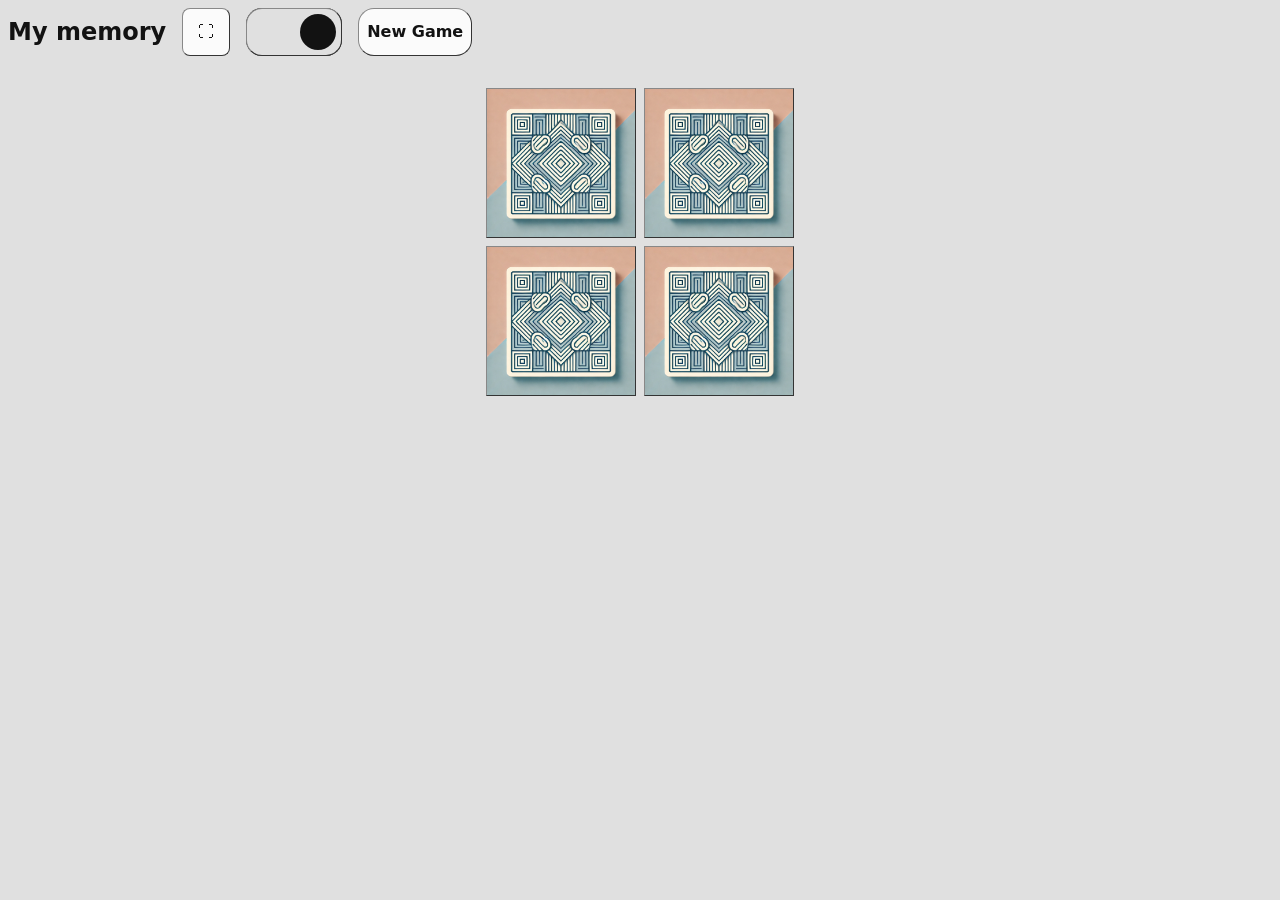
<file: index.html>
<!doctype html>
<html lang="en">
<head>
    <meta charset="UTF-8"/>
    <meta name="viewport" content="width=device-width, initial-scale=1.0"/>
    <meta name="description" content="Simple, offline capable website to play a game of memory"/>
    <title>Play memory</title>
    <link rel="stylesheet" href="./style.css"/>
    <link rel="manifest" href="./manifest.json"/>
    <link rel="icon" type="image/webp" href="./favicon.webp">
    <script type="module" src="./main.js"></script>
</head>
<body>
<header class="header">
    <h1 class="title">My memory</h1>
    <div class="control-area"></div>
</header>
<main class="main" aria-live="polite">
    <noscript class="error-box">
        <h2 class="error-title">Error</h2>
        <p class="error-details">Please activate JavaScript if you want to play memory.</p>
    </noscript>
</main>
</body>
</html>
</file>
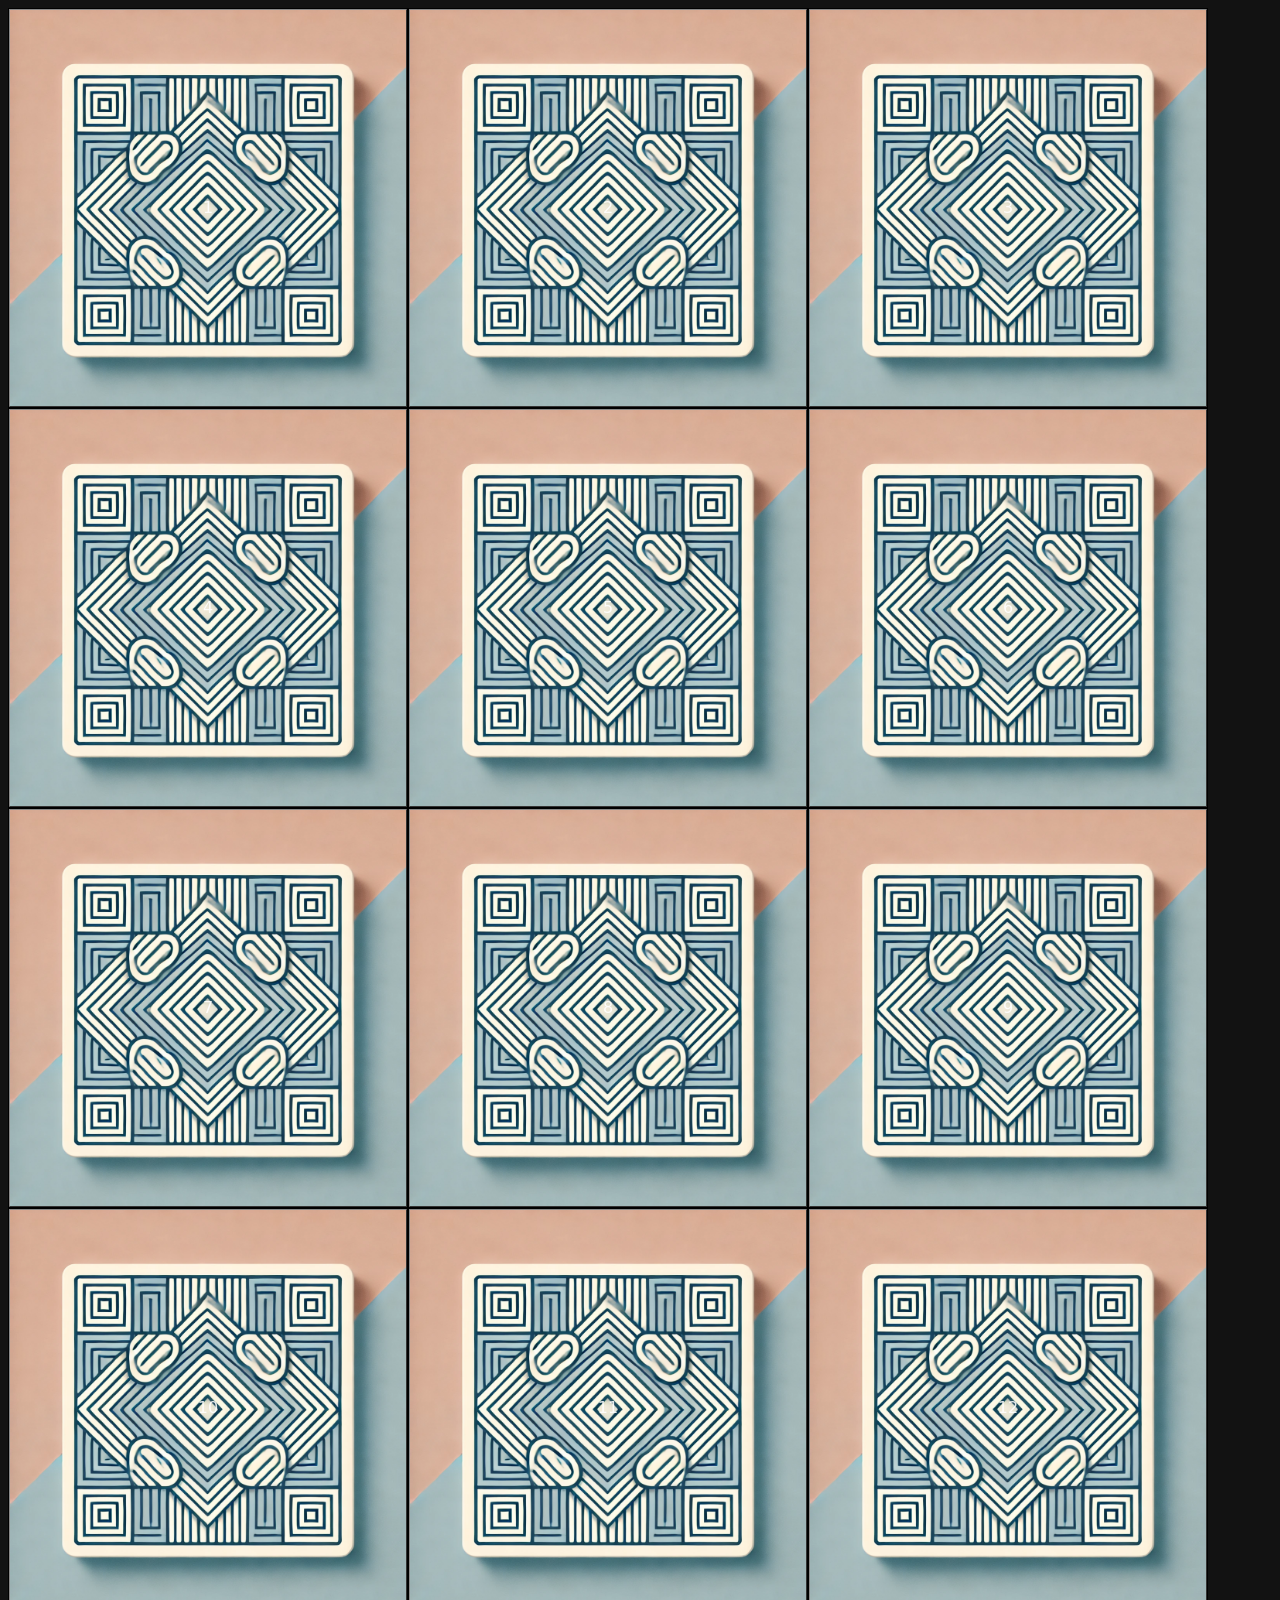
<file: grid-layout-experiments/test.html>
<!doctype html>
<html lang="en">
<head>
    <meta charset="UTF-8"/>
    <meta name="viewport" content="width=device-width, initial-scale=1.0"/>
    <title>Play memory</title>
    <link rel="stylesheet" href="../style.css"/>
    <style>
        table {
            border-collapse: collapse;
        }

        tr {
            display: flex;
        }

        td {
            aspect-ratio: 1 / 1;
            width: 100%;
            min-width: 50px;
            max-width: 400px;
            display: flex;
            background-color: cadetblue;
            border: 1px solid black;
        }

        button {
            width: 100%;
            background-color: #721c24;
            background-image: url("../images/back-side.webp");
            background-size: cover;
            transition: transform 0.8s;
            transform-style: preserve-3d;
        }
    </style>
</head>
<body>
    <table role="grid">
        <tr role="row"><td role="gridcell"><button onclick="switchBackground(this)">1</button></td><td role="gridcell"><button onclick="switchBackground(this)">2</button></td><td role="gridcell"><button onclick="switchBackground(this)">3</button></td></tr>
        <tr role="row"><td role="gridcell"><button onclick="switchBackground(this)">4</button></td><td role="gridcell"><button onclick="switchBackground(this)">5</button></td><td role="gridcell"><button onclick="switchBackground(this)">6</button></td></tr>
        <tr role="row"><td role="gridcell"><button onclick="switchBackground(this)">7</button></td><td role="gridcell"><button onclick="switchBackground(this)">8</button></td><td role="gridcell"><button onclick="switchBackground(this)">9</button></td></tr>
        <tr role="row"><td role="gridcell"><button onclick="switchBackground(this)">10</button></td><td role="gridcell"><button onclick="switchBackground(this)">11</button></td><td role="gridcell"><button onclick="switchBackground(this)">12</button></td></tr>
    </table>
<script>
    function switchBackground(target) {
        console.log()
        target.style.backgroundImage = "url('./images/traffic-signs/42.webp')";
    }
</script>
</body>
</html>
</file>
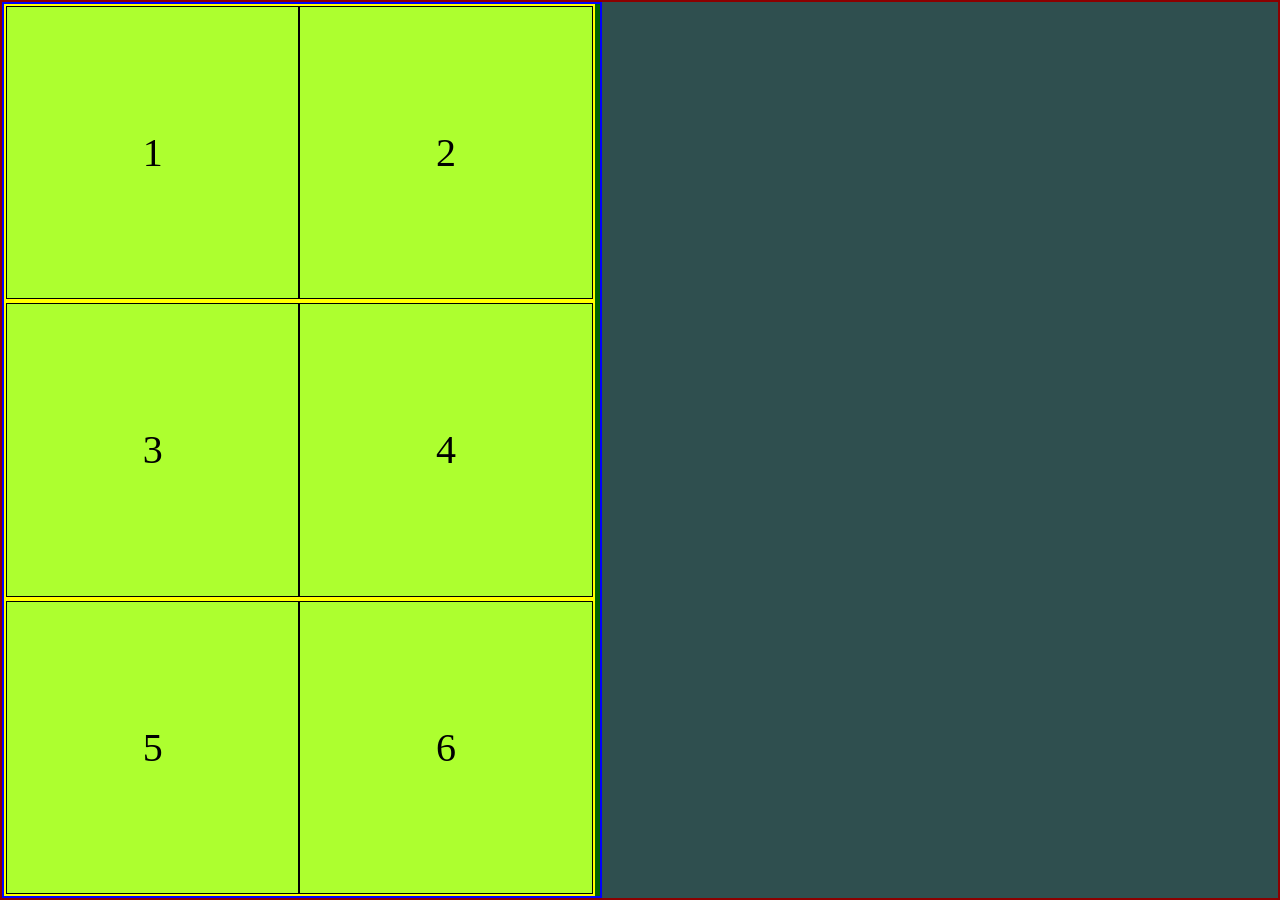
<file: grid-layout-experiments/test2.html>
<!doctype html>
<html lang="en">
<head>
    <meta charset="UTF-8"/>
    <meta name="viewport" content="width=device-width, initial-scale=1.0"/>
    <title>Play memory</title>
    <!-- https://bugzilla.mozilla.org/show_bug.cgi?id=1811391 -->
    <style>
        *,
        *::before,
        *::after {
            box-sizing: border-box;
            margin: 0;
            padding: 0;
        }

        body {
            height: 100vh;
            display: flex;
            flex-direction: column;
            background-color: darkslategrey;
            border: 2px solid darkred;
        }

        .grid {
            display: flex;
            flex-direction: column;
            height: 100%;
            background-color: darkgreen;
            border: 2px solid blue;
            width: fit-content;
        }

        .row {
            display: flex;
            height: 100%;
            max-height: 300px;
            background-color: forestgreen;
            border: 2px solid yellow;
            width: fit-content;
        }

        .cell {
            height: 100%;
            min-height: 100px;
            max-height: 300px;
            aspect-ratio: 1/1;
            background-color: greenyellow;
            border: 1px solid black;
            text-align: center;
            align-content: center;
            font-size: 40px;
        }
    </style>
</head>
<body>
    <div class="grid">
        <div class="row">
            <div class="cell">1</div>
            <div class="cell">2</div>
        </div>
        <div class="row">
            <div class="cell">3</div>
            <div class="cell">4</div>
        </div>
        <div class="row">
            <div class="cell">5</div>
            <div class="cell">6</div>
        </div>
    </div>
</body>
</html>
</file>
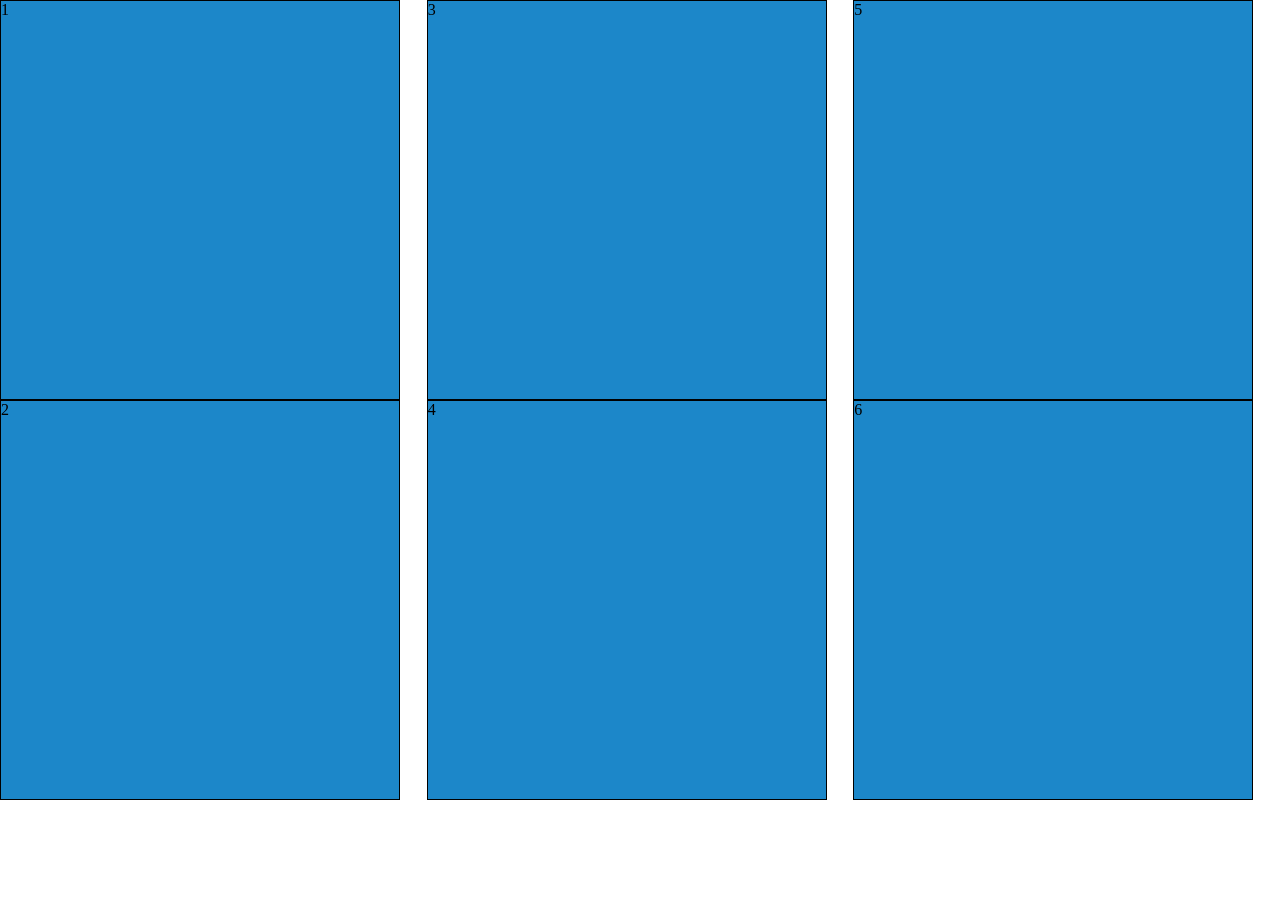
<file: grid-layout-experiments/test3.html>
<!doctype html>
<html lang="en">
<head>
    <meta charset="UTF-8"/>
    <meta name="viewport" content="width=device-width, initial-scale=1.0"/>
    <title>Play memory</title>
    <style>
        *,
        *::before,
        *::after {
            box-sizing: border-box;
            margin: 0;
            padding: 0;
        }

        body {
            height: 100vh;
            display: flex;
            flex-direction: column;
        }

        .grid {
            flex-wrap: wrap;
        }

        .cell {
            background-color: #1c87c9;
            border: 1px solid black;
            min-width: 50px;
            max-width: 400px;
            width: 100%;
            min-height: 50px;
            max-height: 400px;
            height: 100%;
        }
    </style>
</head>
<body class="grid">
    <div class="cell">1</div>
    <div class="cell">2</div>
    <div class="cell">3</div>
    <div class="cell">4</div>
    <div class="cell">5</div>
    <div class="cell">6</div>
</body>
</html>
</file>
<file: style.css>
:root {
    --size-s: 4px;
    --size-m: 8px;
    --size-l: 16px;
    --size-xl: 24px;
    --size-xxl: 32px;
    --gray: #888;
    --dark: #121212;
    --light: rgba(255 255 255 / 87%);
    --accent: #1c87c9;
    --error-color: #f48a95;
    --error-bg: #2d1b1d;
    --error-border: #5c2d32;
    --success-color: #7dcf99;
    --success-bg: #1a2e1e;
    --success-border: #2d5c36;
    font-family: Inter, system-ui, Avenir, Helvetica, Arial, sans-serif;
    line-height: 1.5;
    font-weight: 400;
    color-scheme: light dark;
    color: var(--light);
    background-color: var(--dark);
    font-synthesis: none;
    text-rendering: optimizeLegibility;
    -moz-osx-font-smoothing: grayscale;
    -moz-text-size-adjust: none;
    -webkit-text-size-adjust: none;
    text-size-adjust: none;
}

.light {
    color: var(--dark);
    background-color: var(--light);
    --error-color: #721c24;
    --error-bg: #f8d7da;
    --error-border: #f5c6cb;
    --success-color: #155724;
    --success-bg: #d4edda;
    --success-border: #c3e6cb;
}

*,
*::before,
*::after {
    box-sizing: border-box;
    margin: 0;
    padding: 0;
}

p,
h1,
h2,
h3 {
    overflow-wrap: break-word;
}

h1,
h2,
h3 {
    line-height: calc(1em + 0.5rem);
    text-wrap: balance;
}

p {
    text-wrap: pretty;
}

input, button {
    font: inherit;
}

button {
    cursor: pointer;
}

button,
[type='button'] {
    -webkit-appearance: button;
}

*:focus-visible {
    outline: 3px solid Highlight;
    box-shadow: 0 0 0 5px Canvas;
    outline-offset: 1px;
}

html, body {
    height: 100%;
}

body {
    display: flex;
    flex-flow: column;
    padding: var(--size-m);
    gap: var(--size-xxl);
}

.header {
    display: flex;
    flex-wrap: wrap;
    column-gap: var(--size-l);
    row-gap: var(--size-m);
    align-items: center;
}

.title {
    font-size: 1.5rem;
    height: 48px;
    align-content: center;
}

button {
    color: var(--light);
    background-color: var(--dark);
    border: 1px outset var(--gray);
}

button:hover, button:focus-visible {
    filter: brightness(80%);
    border: 1px inset var(--gray);
}

.light button, .light dialog {
    color: var(--dark);
    background-color: var(--light);
}

.control-area {
    display: flex;
    flex-flow: wrap;
    column-gap: var(--size-l);
    row-gap: var(--size-m);
}

.fullscreen-btn {
    height: 48px;
    width: 48px;
    font-size: var(--size-l);
    border-radius: var(--size-m);
}

.fullscreen-btn:active {
    font-size: var(--size-xl);
}

.dark-mode-toggle {
    position: relative;
    width: 96px;
    min-width: 96px;
    height: 48px;
}

.dark-mode-toggle label {
    position: absolute;
    width: 100%;
    height: 100%;
    background-color: var(--dark);
    border-radius: var(--size-l);
    cursor: pointer;
}

.dark-mode-toggle input {
    height: 0;
    opacity: 0;
    width: 0;
}

.dark-mode-toggle input:checked ~ .slider {
    background-color: var(--light);
}

.dark-mode-toggle input:focus-visible ~ .slider {
    outline: 3px solid Highlight;
    box-shadow: 0 0 0 5px Canvas;
    outline-offset: 1px;
}

.slider {
    position: absolute;
    width: 100%;
    height: 100%;
    border-radius: var(--size-l);
    transition: 0.3s;
    border: 1px outset var(--gray);
}

.slider:hover {
    filter: brightness(80%);
    border: 1px inset var(--gray);
}

.slider::before {
    content: "";
    position: absolute;
    top: 5px;
    left: 5px;
    width: 36px;
    height: 36px;
    border-radius: 50%;
    box-shadow: inset 14px -8px 0 0 var(--light);
    background-color: var(--dark);
    transition: 0.3s;
}

input:checked ~ .slider::before {
    background-color: var(--dark);
    box-shadow: none;
    transform: translateX(48px);
}

.new-game-btn {
    padding: var(--size-m);
    font-weight: bold;
    border-radius: var(--size-l);
}

.main {
    flex: 1 1 auto;
    display: flex;
    justify-content: center;
    align-items: flex-start;
}

.grid {
    display: grid;
    gap: var(--size-m);
}

.cell {
    display: block;
    min-height: 50px;
    min-width: 50px;
    max-height: 150px;
    max-width: 150px;
    aspect-ratio: 1/1;
}

.cell:not(.card-hidden) {
    pointer-events: none;
}

.card {
    display: block;
    height: 100%;
    width: 100%;
    object-fit: fill;
}

.error-box {
    background-color: var(--error-bg);
    border: 2px solid var(--error-border);
    border-radius: var(--size-m);
    color: var(--error-color);
    display: flex;
    flex-direction: column;
    gap: var(--size-m);
    padding: var(--size-l);
    width: 100%;
}

.error-title {
    border-bottom: 1px solid var(--error-color);
}

.success-box {
    background-color: var(--success-bg);
    border: 2px solid var(--success-border);
    border-radius: var(--size-m);
    color: var(--success-color);
    display: flex;
    flex-direction: column;
    gap: var(--size-m);
    padding: var(--size-l);
    width: 100%;
}

.success-title {
    border-bottom: 1px solid var(--success-color);
}

.loading-box {
    display: flex;
    flex-direction: column;
    align-items: center;
    gap: var(--size-m);
    width: 300px;
    height: 200px;
    padding: var(--size-m);
    border-radius: var(--size-m);
    border: 2px solid var(--gray);
    position: relative;
}

.loading-status {
    font-weight: bold;
    text-align: center;
}

.light .loading-box {
    border: 2px solid var(--dark);
}

.spinner::before {
    animation: 1.5s linear infinite spinner;
    animation-play-state: inherit;
    border: solid 5px var(--light);
    border-bottom-color: var(--accent);
    border-radius: 50%;
    content: "";
    height: 50px;
    width: 50px;
    top: 50%;
    position: absolute;
    will-change: transform;
}

.light .spinner::before {
    border: solid 5px var(--dark);
    border-bottom-color: var(--accent);
}

@keyframes spinner {
    0% {
        transform: translate3d(-50%, -50%, 0) rotate(0deg);
    }
    100% {
        transform: translate3d(-50%, -50%, 0) rotate(360deg);
    }
}

.start-game-dialog {
    border: none;
    border-radius: var(--size-m);
    margin: auto;
}

dialog::backdrop {
    background-color: rgba(0 0 0 / 90%);
}

.dialog-header {
    display: flex;
    align-items: center;
    padding: var(--size-l);
    gap: var(--size-l);
    border-bottom: 1px solid var(--gray);
}

.dialog-title {
    flex: 1;
}

.dialog-close-btn {
    min-width: 48px;
    min-height: 48px;
    max-width: 48px;
    max-height: 48px;
    border-radius: var(--size-m);
}

.dialog-cardset-btn-container {
    display: flex;
    flex-direction: column;
    gap: var(--size-l);
    padding: var(--size-l);
}

.dialog-cardset-btn {
    padding: var(--size-l);
    border-radius: var(--size-m);
    display: flex;
    align-items: center;
    gap: var(--size-m);
    font-weight: bold;
}

.dialog-cardset-preview-image {
    width: 48px;
    height: 48px;
    object-fit: fill;
}

.confetti-container {
    position: fixed;
    top: 0;
    left: 0;
    width: 100%;
    height: 100%;
    pointer-events: none;
    z-index: 1000;
    overflow: hidden;
}

.confetti {
    position: absolute;
    width: 10px;
    height: 10px;
    top: -10px;
    opacity: 0;
    animation: confetti-fall linear forwards;
}

@keyframes confetti-fall {
    0% {
        top: -10px;
        opacity: 1;
        transform: translateX(0) rotateZ(0deg);
    }
    100% {
        top: 100vh;
        opacity: 0.7;
        transform: translateX(var(--drift, 0px)) rotateZ(720deg);
    }
}
</file>
